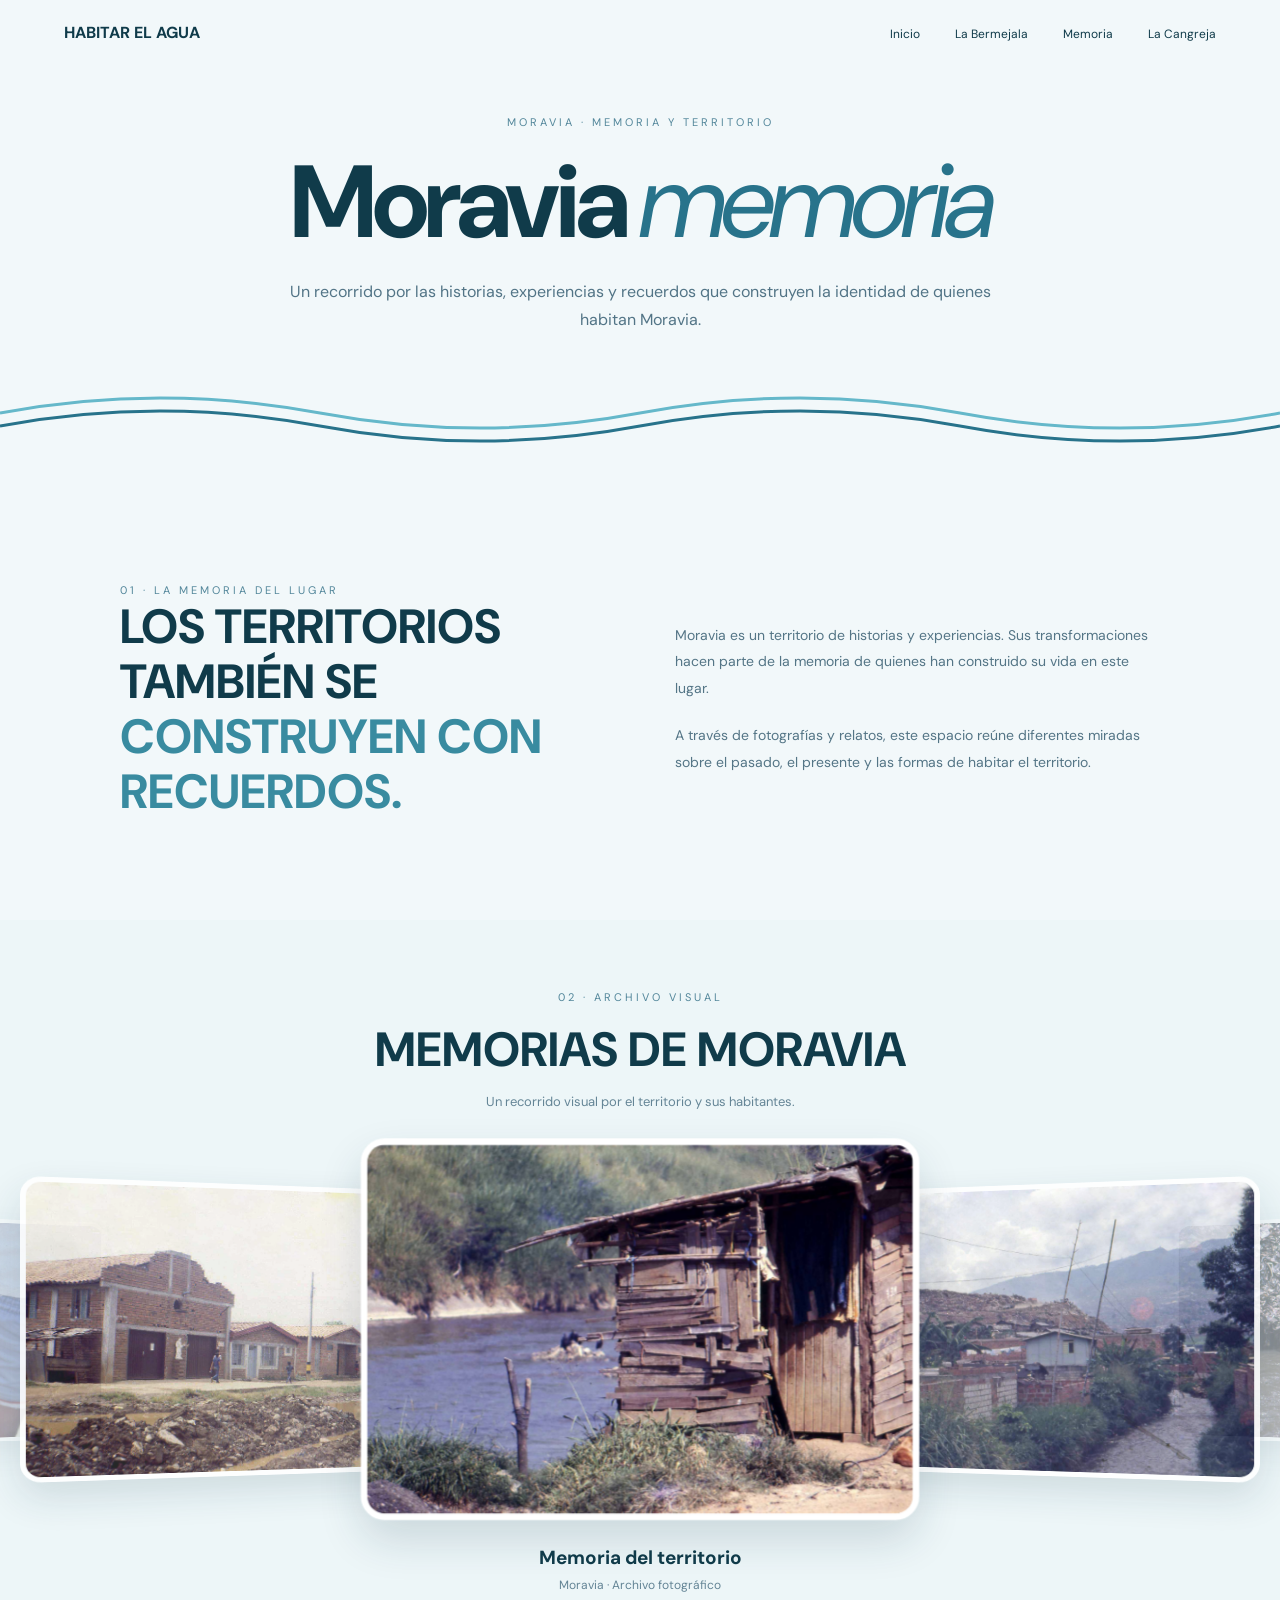
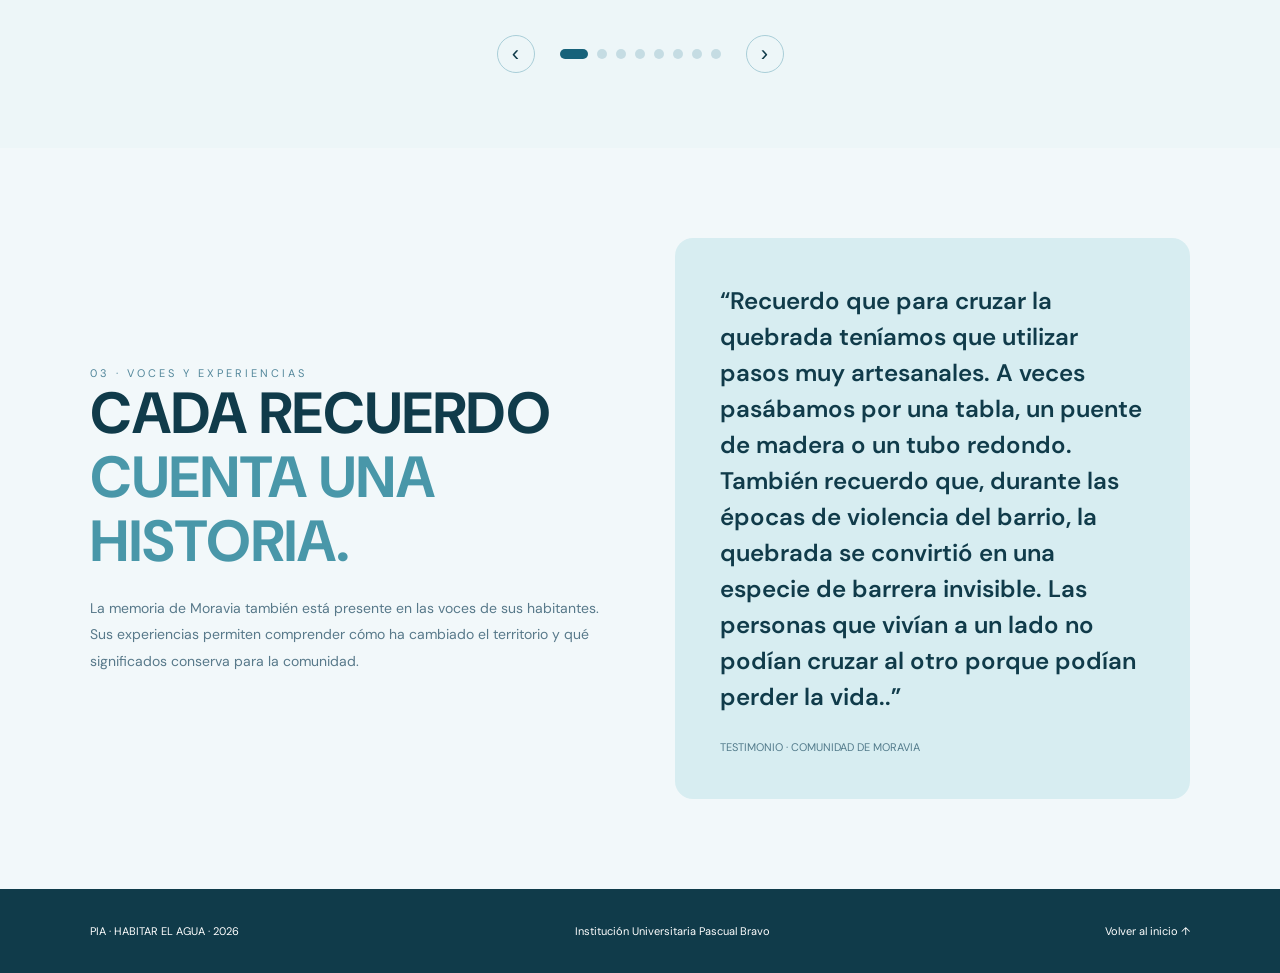
<file: mamoria.html>
<!DOCTYPE html>
<html lang="es">
<head>
<meta charset="UTF-8">
<meta name="viewport" content="width=device-width, initial-scale=1.0">
<title>Moravia · Memoria | Habitar el agua</title>

<link rel="preconnect" href="https://fonts.googleapis.com">
<link rel="preconnect" href="https://fonts.gstatic.com" crossorigin>
<link href="https://fonts.googleapis.com/css2?family=DM+Sans:wght@400;500;600;700&display=swap" rel="stylesheet">

<style>
* {
  margin: 0;
  padding: 0;
  box-sizing: border-box;
}

body {
  font-family: 'DM Sans', sans-serif;
  background: #f2f8fa;
  color: #103b4a;
  overflow-x: hidden;
}

:root {
  --azul: #103b4a;
  --azul-oscuro: #17627a;
  --turquesa: #65b8ca;
  --celeste: #cce8ee;
  --fondo: #f2f8fa;
  --beige: #f4e8ce;
}

/* NAVEGACIÓN */

.mm-nav {
  width: 100%;
  padding: 22px 5%;
  display: flex;
  justify-content: space-between;
  align-items: center;
  position: relative;
  z-index: 10;
}

.mm-logo {
  font-size: 16px;
  font-weight: 700;
  color: var(--azul);
  text-decoration: none;
}

.mm-menu {
  display: flex;
  align-items: center;
  gap: 35px;
  list-style: none;
}

.mm-menu a {
  color: var(--azul);
  text-decoration: none;
  font-size: 12px;
}

/* PORTADA */

.mm-portada {
  min-height: 310px;
  text-align: center;
  padding: 45px 20px 20px;
}

.mm-etiqueta {
  font-size: 11px;
  letter-spacing: 3px;
  text-transform: uppercase;
  color: #52869a;
}

.mm-portada h1 {
  font-size: clamp(48px, 8vw, 105px);
  line-height: 1;
  font-weight: 700;
  letter-spacing: -5px;
  color: var(--azul);
  margin-top: 20px;
}

.mm-portada h1 span {
  font-weight: 400;
  font-style: italic;
  color: #28738b;
}

.mm-portada p {
  max-width: 750px;
  margin: 25px auto;
  font-size: 16px;
  line-height: 1.7;
  color: #527486;
}

/* ONDAS */

.mm-onda {
  width: 100%;
  height: 100px;
  overflow: hidden;
}

.mm-onda svg {
  width: 100%;
  height: 100%;
  display: block;
}

/* INTRODUCCIÓN */

.mm-intro {
  max-width: 1100px;
  margin: 50px auto;
  padding: 50px 30px;
  display: grid;
  grid-template-columns: 1fr 1fr;
  gap: 70px;
  align-items: center;
}

.mm-intro h2 {
  font-size: clamp(30px, 4vw, 48px);
  line-height: 1.15;
  color: var(--azul);
}

.mm-intro h2 span {
  color: #398ba0;
}

.mm-intro p {
  font-size: 14px;
  line-height: 1.9;
  color: #547586;
}

/* CARRUSEL */

.mm-carrusel-section {
  padding: 65px 0 75px;
  text-align: center;
  background: #edf6f8;
  overflow: hidden;
}

.mm-carrusel-section h2 {
  font-size: clamp(30px, 4vw, 48px);
  color: var(--azul);
  margin-top: 12px;
}

.mm-descripcion {
  color: #648596;
  font-size: 13px;
  margin-top: 12px;
}

.mm-carrusel {
  position: relative;
  width: 100%;
  height: 420px;
  margin: 20px auto 0;
  perspective: 1200px;
}

.mm-track {
  width: 100%;
  height: 100%;
  position: relative;
  transform-style: preserve-3d;
}

.mm-card {
  position: absolute;
  width: 40%;
  max-width: 570px;
  height: 350px;
  left: 50%;
  top: 25px;
  transform: translateX(-50%);
  border: 6px solid white;
  border-radius: 22px;
  overflow: hidden;
  background: white;
  box-shadow: 0 18px 40px rgba(16,59,74,.16);
  transition:
    transform .8s ease,
    opacity .8s ease,
    filter .8s ease;
  cursor: pointer;
}

.mm-card img {
  width: 100%;
  height: 100%;
  object-fit: cover;
  display: block;
}

.mm-card.active {
  transform: translateX(-50%) translateZ(100px);
  opacity: 1;
  z-index: 5;
}

.mm-card.left {
  transform: translateX(-125%) rotateY(18deg) scale(.83);
  opacity: .85;
  z-index: 3;
}

.mm-card.right {
  transform: translateX(25%) rotateY(-18deg) scale(.83);
  opacity: .85;
  z-index: 3;
}

.mm-card.far-left {
  transform: translateX(-190%) rotateY(25deg) scale(.65);
  opacity: .45;
  z-index: 1;
}

.mm-card.far-right {
  transform: translateX(90%) rotateY(-25deg) scale(.65);
  opacity: .45;
  z-index: 1;
}

.mm-card.hidden {
  opacity: 0;
  pointer-events: none;
  transform: translateX(-50%) scale(.5);
  z-index: 0;
}

/* TEXTO DEL CARRUSEL */

.mm-info {
  margin-top: -5px;
  min-height: 75px;
  padding: 0 15px;
}

.mm-info h3 {
  font-size: 19px;
  color: var(--azul);
  margin-bottom: 7px;
}

.mm-info p {
  font-size: 12px;
  color: #638495;
}

/* CONTROLES */

.mm-controles {
  display: flex;
  justify-content: center;
  align-items: center;
  gap: 25px;
  margin-top: 15px;
}

.mm-flecha {
  width: 38px;
  height: 38px;
  border: 1px solid #a9ced8;
  border-radius: 50%;
  background: transparent;
  color: var(--azul);
  font-size: 22px;
  cursor: pointer;
  transition: .3s;
}

.mm-flecha:hover {
  background: var(--azul);
  color: white;
}

.mm-puntos {
  display: flex;
  justify-content: center;
  gap: 9px;
}

.mm-punto {
  width: 10px;
  height: 10px;
  background: #c5dce3;
  border: none;
  border-radius: 20px;
  cursor: pointer;
  transition: .3s;
}

.mm-punto.active {
  width: 28px;
  background: #17627a;
}

/* MEMORIA */

.mm-memoria {
  padding: 90px 7%;
  display: grid;
  grid-template-columns: 1fr 1fr;
  gap: 70px;
  align-items: center;
}

.mm-memoria h2 {
  font-size: clamp(35px, 5vw, 58px);
  line-height: 1.1;
}

.mm-memoria h2 span {
  color: #4997a9;
}

.mm-memoria p {
  color: #58798a;
  font-size: 14px;
  line-height: 1.9;
}

.mm-cita {
  background: #d7edf1;
  padding: 45px;
  border-radius: 18px;
  color: var(--azul);
}

.mm-cita blockquote {
  font-size: 24px;
  font-weight: 600;
  line-height: 1.5;
}

.mm-cita span {
  display: block;
  margin-top: 25px;
  font-size: 11px;
  color: #527b8b;
}

/* ARCHIVO */

.mm-archivo {
  padding: 70px 7%;
  background: #e1f0f3;
}

.mm-archivo h2 {
  font-size: clamp(35px, 5vw, 55px);
  margin: 12px 0;
}

.mm-archivo p {
  max-width: 550px;
  font-size: 14px;
  line-height: 1.8;
  color: #547586;
}

.mm-archivo-grid {
  display: grid;
  grid-template-columns: repeat(3, 1fr);
  gap: 20px;
  margin-top: 40px;
}

.mm-archivo-item {
  background: #f7faf9;
  padding: 30px;
  border-radius: 12px;
  min-height: 160px;
}

.mm-archivo-item span {
  font-size: 11px;
  color: #398ba0;
}

.mm-archivo-item h3 {
  margin-top: 35px;
  font-size: 20px;
}

.mm-archivo-item a {
  color: var(--azul);
  text-decoration: none;
}

/* PIE DE PÁGINA */

.mm-footer {
  padding: 35px 7%;
  background: var(--azul);
  color: white;
  display: flex;
  justify-content: space-between;
  flex-wrap: wrap;
  gap: 15px;
  font-size: 11px;
}

.mm-footer a {
  color: white;
  text-decoration: none;
}

/* CELULAR */

@media(max-width: 700px) {

  .mm-menu {
    gap: 12px;
  }

  .mm-menu a {
    font-size: 10px;
  }

  .mm-portada h1 {
    letter-spacing: -2px;
  }

  .mm-intro,
  .mm-memoria {
    grid-template-columns: 1fr;
    gap: 30px;
    padding: 45px 7%;
  }

  .mm-carrusel {
    height: 310px;
  }

  .mm-card {
    width: 65%;
    height: 240px;
    top: 20px;
  }

  .mm-card.left {
    transform: translateX(-110%) scale(.75);
  }

  .mm-card.right {
    transform: translateX(10%) scale(.75);
  }

  .mm-card.far-left,
  .mm-card.far-right {
    opacity: 0;
  }

  .mm-archivo-grid {
    grid-template-columns: 1fr;
  }

  .mm-cita {
    padding: 30px;
  }
}

</style>
</head>

<body>

<!-- NAVEGACIÓN -->

<header class="mm-nav">
  <a href="index.html" class="mm-logo">HABITAR EL AGUA</a>
  <nav aria-label="Navegación principal">
    <ul class="mm-menu">
      <li><a href="index.html">Inicio</a></li>
      <li><a href="Bh.html">La Bermejala</a></li>
      <li><a href="mamoria.html" aria-current="page">Memoria</a></li>
      <li><a href="index.html#la-cangreja">La Cangreja</a></li>
    </ul>
  </nav>
</header>

<!-- PORTADA -->

<section class="mm-portada">

  <span class="mm-etiqueta">Moravia · Memoria y territorio</span>

  <h1>
    Moravia <span>memoria</span>
  </h1>

  <p>
    Un recorrido por las historias, experiencias y recuerdos
    que construyen la identidad de quienes habitan Moravia.
  </p>

</section>

<!-- ONDA -->

<div class="mm-onda">
<svg viewBox="0 0 1440 100" preserveAspectRatio="none">
  <path d="M0 35 Q180 5 360 35 T720 35 T1080 35 T1440 35"
  fill="none" stroke="#65b8ca" stroke-width="3"/>
  <path d="M0 48 Q180 18 360 48 T720 48 T1080 48 T1440 48"
  fill="none" stroke="#28738b" stroke-width="3"/>
</svg>
</div>

<!-- INTRODUCCIÓN -->

<section class="mm-intro">

  <div>
    <span class="mm-etiqueta">01 · La memoria del lugar</span>

    <h2>
      LOS TERRITORIOS
      TAMBIÉN SE
      <span>CONSTRUYEN
      CON RECUERDOS.</span>
    </h2>
  </div>

  <div>
    <p>
      Moravia es un territorio de historias y experiencias.
      Sus transformaciones hacen parte de la memoria
      de quienes han construido su vida en este lugar.
    </p>
    <br>
    <p>
      A través de fotografías y relatos, este espacio
      reúne diferentes miradas sobre el pasado, el presente
      y las formas de habitar el territorio.
    </p>
  </div>

</section>

<!-- CARRUSEL FOTOGRÁFICO -->

<section class="mm-carrusel-section">

  <span class="mm-etiqueta">02 · Archivo visual</span>

  <h2>MEMORIAS DE MORAVIA</h2>

  <p class="mm-descripcion">
    Un recorrido visual por el territorio y sus habitantes.
  </p>

  <div class="mm-carrusel">

    <div class="mm-track" id="mm-track">

      <article class="mm-card">
        <img src="img_ber/Foto 1.jpg" alt="Memoria de Moravia">
      </article>

      <article class="mm-card">
        <img src="img_ber/Foto 2.jpg" alt="Paisaje de Moravia">
      </article>

      <article class="mm-card">
        <img src="img_ber/Foto 3.jpg" alt="Vida cotidiana en Moravia">
      </article>

      <article class="mm-card">
        <img src="img_ber/Foto 4.jpeg" alt="Historias del territorio">
      </article>

      <article class="mm-card">
        <img src="img_ber/Foto 5.jpeg" alt="Memoria comunitaria">
      </article>

      <article class="mm-card">
        <img src="img_ber/Foto 6.jpg" alt="Transformaciones de Moravia">
      </article>

      <article class="mm-card">
        <img src="img_ber/Foto 8.png" alt="Identidad de Moravia">
      </article>

      <article class="mm-card">
        <img src="img_ber/Foto 9.jpg" alt="Identidad de Moravia">
      </article>

    </div>

  </div>

  <div class="mm-info">
    <h3 id="mm-titulo">Memoria del territorio</h3>
    <p id="mm-texto">Moravia · Archivo fotográfico</p>
  </div>

  <div class="mm-controles">

    <button class="mm-flecha" id="mm-prev" aria-label="Anterior">‹</button>

    <div class="mm-puntos" id="mm-puntos"></div>

    <button class="mm-flecha" id="mm-next" aria-label="Siguiente">›</button>

  </div>

</section>

<!-- MEMORIA Y RELATOS -->

<section class="mm-memoria">

  <div>
    <span class="mm-etiqueta">03 · Voces y experiencias</span>

    <h2>
      CADA RECUERDO
      <span>CUENTA UNA
      HISTORIA.</span>
    </h2>

    <br>

    <p>
      La memoria de Moravia también está presente
      en las voces de sus habitantes. Sus experiencias
      permiten comprender cómo ha cambiado el territorio
      y qué significados conserva para la comunidad.
    </p>
  </div>

  <div class="mm-cita">

    <blockquote>
      “Recuerdo que para cruzar la quebrada teníamos que utilizar pasos muy artesanales. A veces pasábamos por una tabla, un puente de madera o un tubo redondo. También recuerdo que, durante las épocas de violencia del barrio, la quebrada se convirtió en una especie de barrera invisible. Las personas que vivían a un lado no podían cruzar al otro porque podían perder la vida..”
    </blockquote>

    <span>TESTIMONIO · COMUNIDAD DE MORAVIA</span>

  </div>

</section>





<!-- PIE DE PÁGINA -->

<footer class="mm-footer">
  <span>PIA · HABITAR EL AGUA · 2026</span>
  <span>Institución Universitaria Pascual Bravo</span>
  <a href="index.html">Volver al inicio ↑</a>
</footer>

<!-- FUNCIONAMIENTO DEL CARRUSEL -->

<script>

const cards = document.querySelectorAll('.mm-card');

const titulos = [
  'Memoria del territorio',
  'Paisajes de Moravia',
  'Vida cotidiana',
  'Historias del territorio',
  'Memoria comunitaria',
  'Transformaciones del lugar',
  'Identidad territorial',
  'Memorias compartidas'
];

const descripciones = [
  'Moravia · Archivo fotográfico',
  'Moravia · Paisajes y recorridos',
  'Moravia · Cotidianidad',
  'Moravia · Historias de sus habitantes',
  'Moravia · Memoria colectiva',
  'Moravia · Transformaciones',
  'Moravia · Identidad',
  'Moravia · Archivo comunitario'
];

const puntosContenedor = document.getElementById('mm-puntos');
const titulo = document.getElementById('mm-titulo');
const texto = document.getElementById('mm-texto');

let actual = 0;
let temporizador;

cards.forEach((card, i) => {
  const punto = document.createElement('button');
  punto.className = 'mm-punto';
  punto.setAttribute('aria-label', 'Ir a fotografía ' + (i + 1));

  punto.addEventListener('click', () => {
    actual = i;
    actualizar();
    reiniciar();
  });

  puntosContenedor.appendChild(punto);

  card.addEventListener('click', () => {
    if (i !== actual) {
      actual = i;
      actualizar();
      reiniciar();
    }
  });
});

const puntos = document.querySelectorAll('.mm-punto');

function actualizar() {

  cards.forEach((card, i) => {

    card.className = 'mm-card';

    let diferencia = (i - actual + cards.length) % cards.length;

    if (diferencia === 0) {
      card.classList.add('active');
    }
    else if (diferencia === 1) {
      card.classList.add('right');
    }
    else if (diferencia === 2) {
      card.classList.add('far-right');
    }
    else if (diferencia === cards.length - 1) {
      card.classList.add('left');
    }
    else if (diferencia === cards.length - 2) {
      card.classList.add('far-left');
    }
    else {
      card.classList.add('hidden');
    }

  });

  puntos.forEach((punto, i) => {
    punto.classList.toggle('active', i === actual);
  });

  titulo.textContent = titulos[actual];
  texto.textContent = descripciones[actual];

}

function siguiente() {
  actual = (actual + 1) % cards.length;
  actualizar();
}

function anterior() {
  actual = (actual - 1 + cards.length) % cards.length;
  actualizar();
}

document.getElementById('mm-next').addEventListener('click', () => {
  siguiente();
  reiniciar();
});

document.getElementById('mm-prev').addEventListener('click', () => {
  anterior();
  reiniciar();
});

function iniciar() {
  temporizador = setInterval(siguiente, 3500);
}

function reiniciar() {
  clearInterval(temporizador);
  iniciar();
}

const carrusel = document.querySelector('.mm-carrusel-section');

carrusel.addEventListener('mouseenter', () => {
  clearInterval(temporizador);
});

carrusel.addEventListener('mouseleave', () => {
  iniciar();
});

actualizar();
iniciar();

</script>

</body>
</html>
</file>
